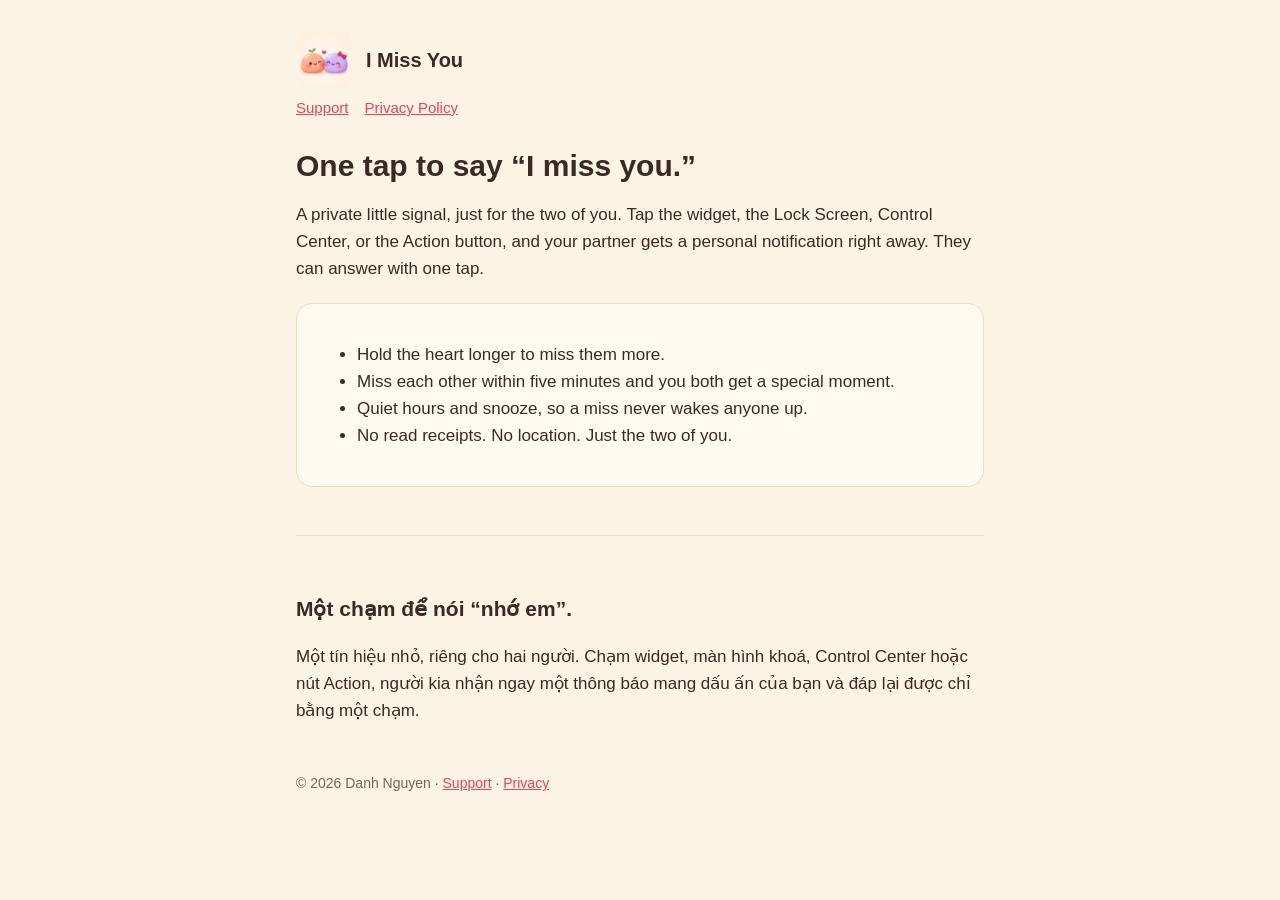
<file: index.html>
<!doctype html>
<html lang="en">
<head>
  <meta charset="utf-8">
  <meta name="viewport" content="width=device-width, initial-scale=1">
  <title>I Miss You – Couples</title>
  <meta name="description" content="One tap to tell your partner you miss them.">
  <link rel="icon" href="icon.png">
  <link rel="stylesheet" href="style.css">
</head>
<body>
<main>
  <header><img src="icon.png" alt=""><a href="./">I Miss You</a></header>
  <nav><a href="support/">Support</a><a href="privacy/">Privacy Policy</a></nav>

  <h1>One tap to say “I miss you.”</h1>
  <p>A private little signal, just for the two of you. Tap the widget, the Lock Screen, Control Center, or the Action button, and your partner gets a personal notification right away. They can answer with one tap.</p>

  <div class="card">
    <ul>
      <li>Hold the heart longer to miss them more.</li>
      <li>Miss each other within five minutes and you both get a special moment.</li>
      <li>Quiet hours and snooze, so a miss never wakes anyone up.</li>
      <li>No read receipts. No location. Just the two of you.</li>
    </ul>
  </div>

  <div class="lang" lang="vi">
    <h2>Một chạm để nói “nhớ em”.</h2>
    <p>Một tín hiệu nhỏ, riêng cho hai người. Chạm widget, màn hình khoá, Control Center hoặc nút Action, người kia nhận ngay một thông báo mang dấu ấn của bạn và đáp lại được chỉ bằng một chạm.</p>
  </div>

  <footer>© 2026 Danh Nguyen · <a href="support/">Support</a> · <a href="privacy/">Privacy</a></footer>
</main>
</body>
</html>
</file>
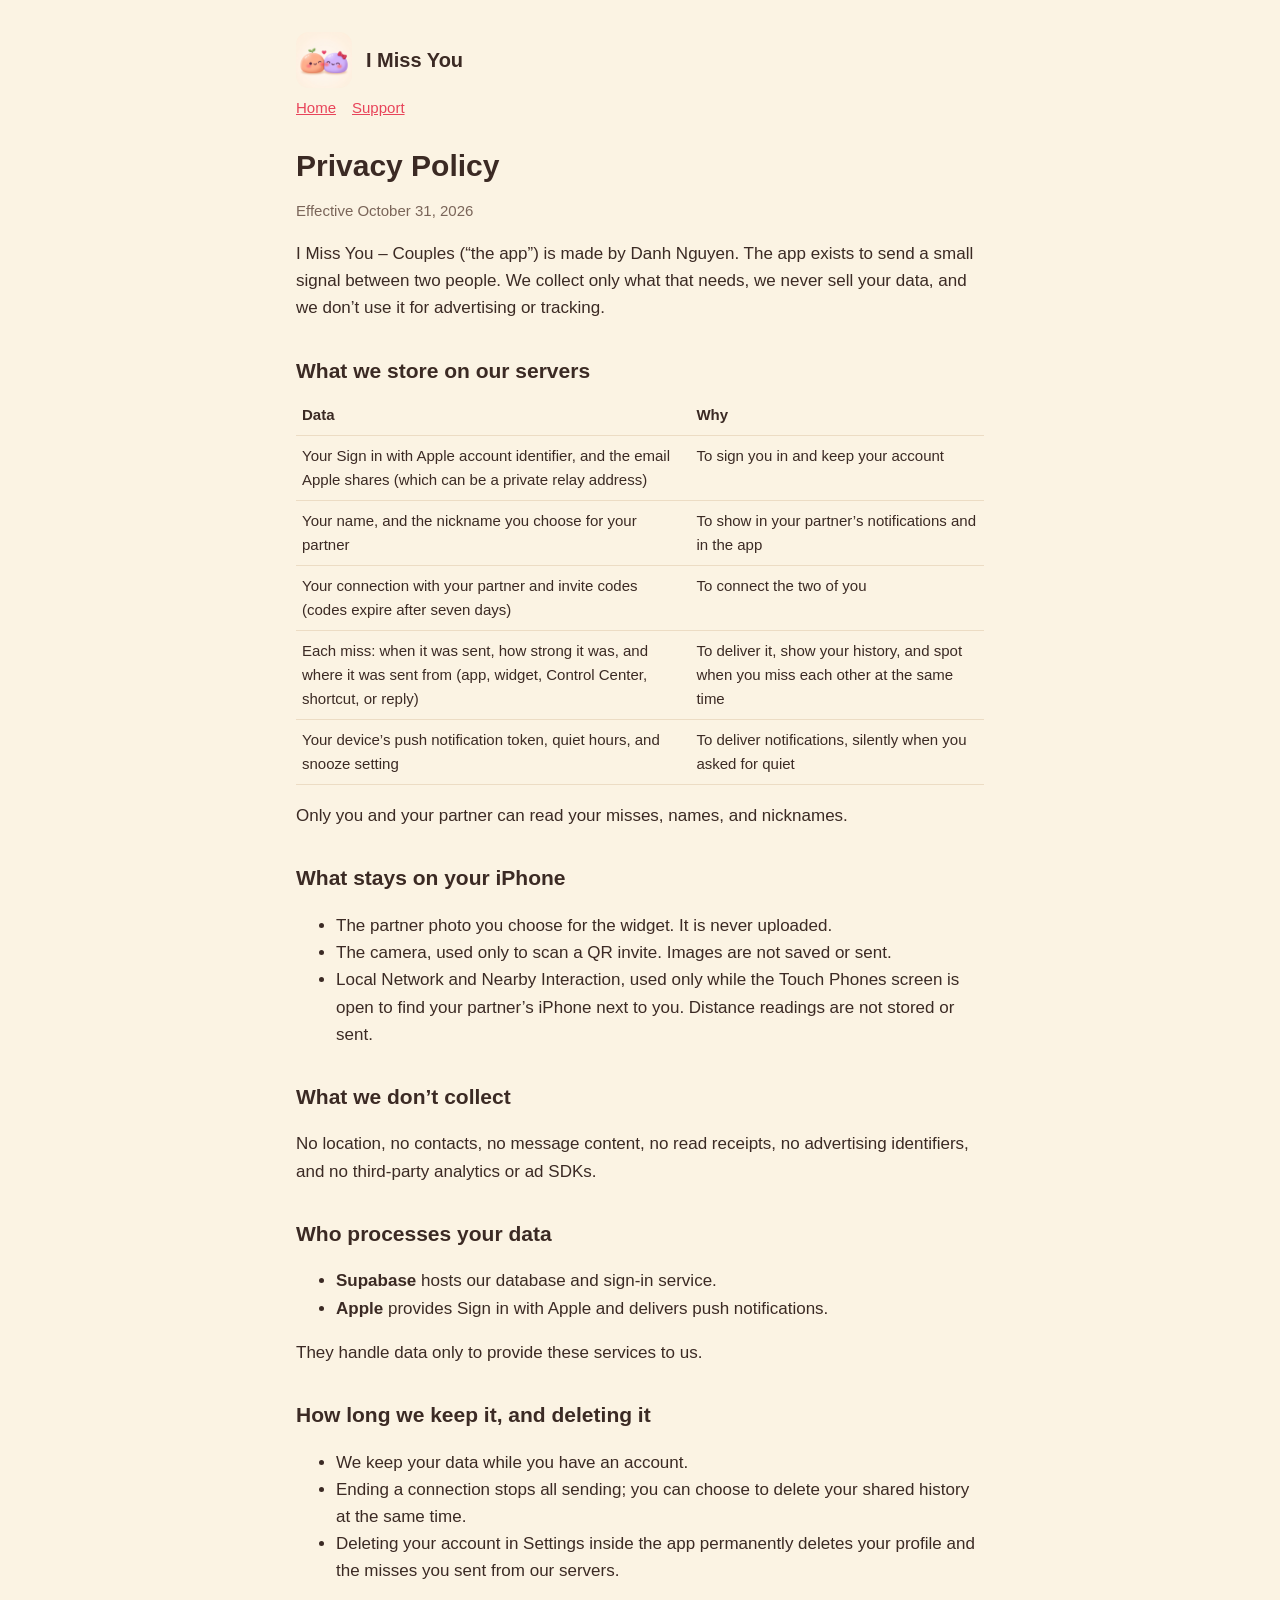
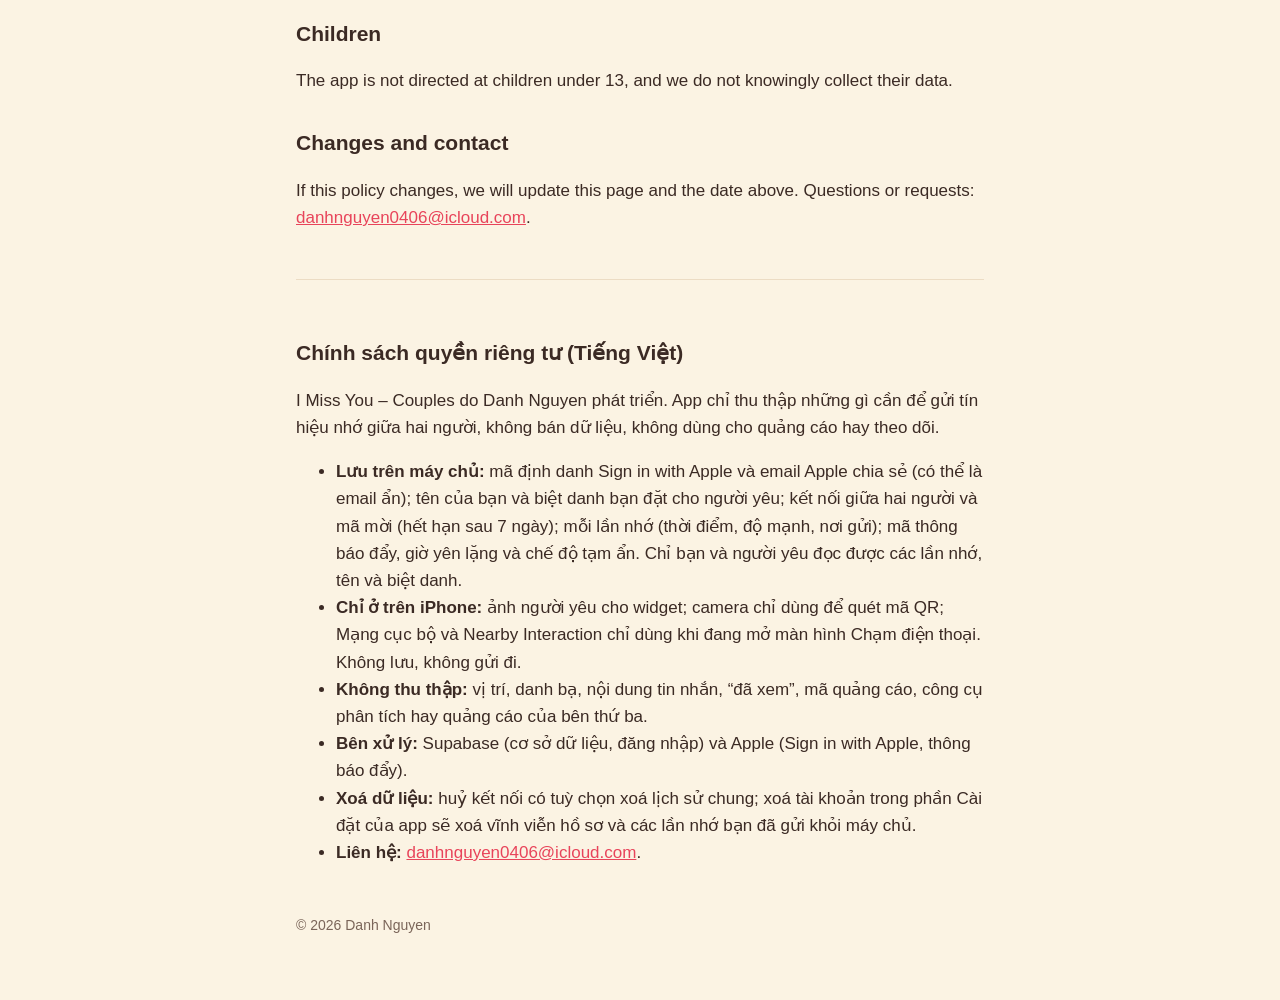
<file: privacy/index.html>
<!doctype html>
<html lang="en">
<head>
  <meta charset="utf-8">
  <meta name="viewport" content="width=device-width, initial-scale=1">
  <title>I Miss You Privacy</title>
  <link rel="icon" href="../icon.png">
  <link rel="stylesheet" href="../style.css">
</head>
<body>
<main>
  <header><img src="../icon.png" alt=""><a href="../">I Miss You</a></header>
  <nav><a href="../">Home</a><a href="../support/">Support</a></nav>

  <h1>Privacy Policy</h1>
  <p class="muted">Effective October 31, 2026</p>

  <p>I Miss You – Couples (“the app”) is made by Danh Nguyen. The app exists to send a small signal between two people. We collect only what that needs, we never sell your data, and we don’t use it for advertising or tracking.</p>

  <h2>What we store on our servers</h2>
  <table>
    <tr><th>Data</th><th>Why</th></tr>
    <tr><td>Your Sign in with Apple account identifier, and the email Apple shares (which can be a private relay address)</td><td>To sign you in and keep your account</td></tr>
    <tr><td>Your name, and the nickname you choose for your partner</td><td>To show in your partner’s notifications and in the app</td></tr>
    <tr><td>Your connection with your partner and invite codes (codes expire after seven days)</td><td>To connect the two of you</td></tr>
    <tr><td>Each miss: when it was sent, how strong it was, and where it was sent from (app, widget, Control Center, shortcut, or reply)</td><td>To deliver it, show your history, and spot when you miss each other at the same time</td></tr>
    <tr><td>Your device’s push notification token, quiet hours, and snooze setting</td><td>To deliver notifications, silently when you asked for quiet</td></tr>
  </table>
  <p>Only you and your partner can read your misses, names, and nicknames.</p>

  <h2>What stays on your iPhone</h2>
  <ul>
    <li>The partner photo you choose for the widget. It is never uploaded.</li>
    <li>The camera, used only to scan a QR invite. Images are not saved or sent.</li>
    <li>Local Network and Nearby Interaction, used only while the Touch Phones screen is open to find your partner’s iPhone next to you. Distance readings are not stored or sent.</li>
  </ul>

  <h2>What we don’t collect</h2>
  <p>No location, no contacts, no message content, no read receipts, no advertising identifiers, and no third-party analytics or ad SDKs.</p>

  <h2>Who processes your data</h2>
  <ul>
    <li><strong>Supabase</strong> hosts our database and sign-in service.</li>
    <li><strong>Apple</strong> provides Sign in with Apple and delivers push notifications.</li>
  </ul>
  <p>They handle data only to provide these services to us.</p>

  <h2>How long we keep it, and deleting it</h2>
  <ul>
    <li>We keep your data while you have an account.</li>
    <li>Ending a connection stops all sending; you can choose to delete your shared history at the same time.</li>
    <li>Deleting your account in Settings inside the app permanently deletes your profile and the misses you sent from our servers.</li>
  </ul>

  <h2>Children</h2>
  <p>The app is not directed at children under 13, and we do not knowingly collect their data.</p>

  <h2>Changes and contact</h2>
  <p>If this policy changes, we will update this page and the date above. Questions or requests: <a href="mailto:danhnguyen0406@icloud.com">danhnguyen0406@icloud.com</a>.</p>

  <div class="lang" lang="vi">
    <h2>Chính sách quyền riêng tư (Tiếng Việt)</h2>
    <p>I Miss You – Couples do Danh Nguyen phát triển. App chỉ thu thập những gì cần để gửi tín hiệu nhớ giữa hai người, không bán dữ liệu, không dùng cho quảng cáo hay theo dõi.</p>
    <ul>
      <li><strong>Lưu trên máy chủ:</strong> mã định danh Sign in with Apple và email Apple chia sẻ (có thể là email ẩn); tên của bạn và biệt danh bạn đặt cho người yêu; kết nối giữa hai người và mã mời (hết hạn sau 7 ngày); mỗi lần nhớ (thời điểm, độ mạnh, nơi gửi); mã thông báo đẩy, giờ yên lặng và chế độ tạm ẩn. Chỉ bạn và người yêu đọc được các lần nhớ, tên và biệt danh.</li>
      <li><strong>Chỉ ở trên iPhone:</strong> ảnh người yêu cho widget; camera chỉ dùng để quét mã QR; Mạng cục bộ và Nearby Interaction chỉ dùng khi đang mở màn hình Chạm điện thoại. Không lưu, không gửi đi.</li>
      <li><strong>Không thu thập:</strong> vị trí, danh bạ, nội dung tin nhắn, “đã xem”, mã quảng cáo, công cụ phân tích hay quảng cáo của bên thứ ba.</li>
      <li><strong>Bên xử lý:</strong> Supabase (cơ sở dữ liệu, đăng nhập) và Apple (Sign in with Apple, thông báo đẩy).</li>
      <li><strong>Xoá dữ liệu:</strong> huỷ kết nối có tuỳ chọn xoá lịch sử chung; xoá tài khoản trong phần Cài đặt của app sẽ xoá vĩnh viễn hồ sơ và các lần nhớ bạn đã gửi khỏi máy chủ.</li>
      <li><strong>Liên hệ:</strong> <a href="mailto:danhnguyen0406@icloud.com">danhnguyen0406@icloud.com</a>.</li>
    </ul>
  </div>

  <footer>© 2026 Danh Nguyen</footer>
</main>
</body>
</html>
</file>
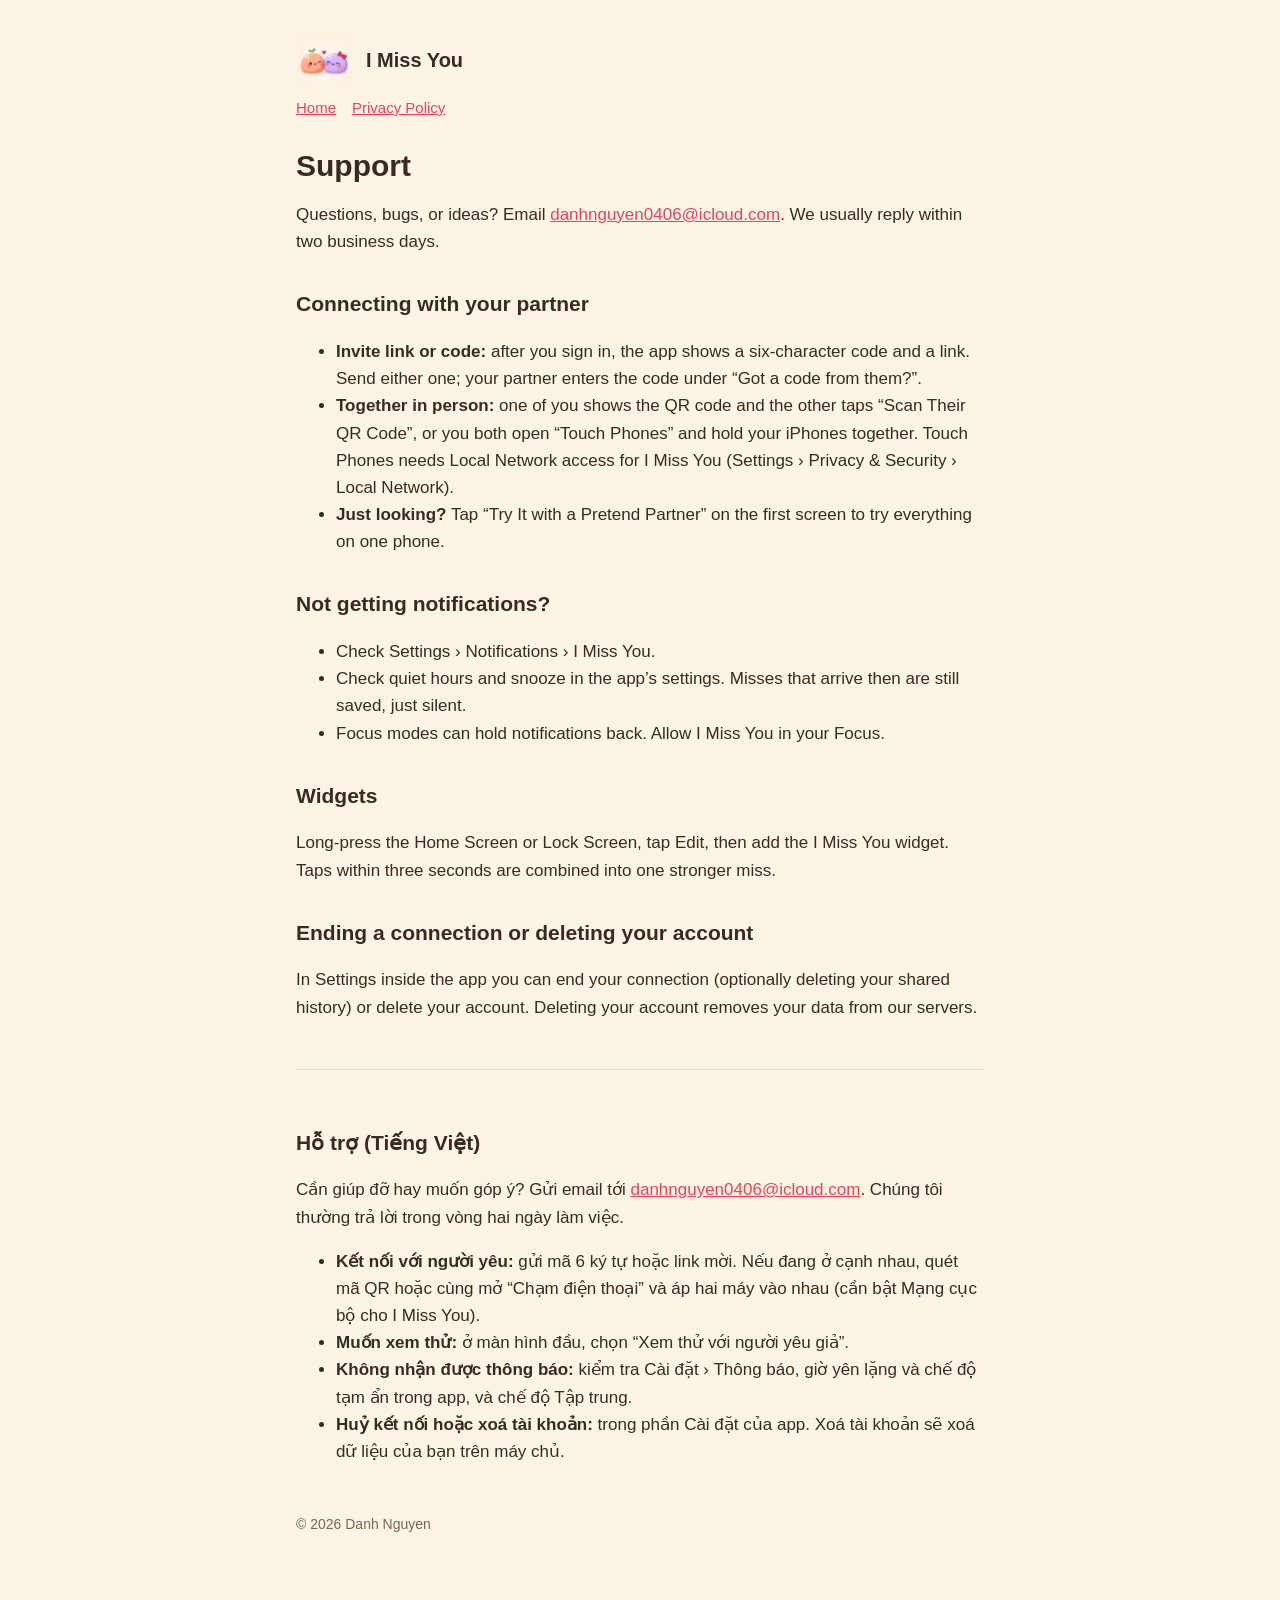
<file: support/index.html>
<!doctype html>
<html lang="en">
<head>
  <meta charset="utf-8">
  <meta name="viewport" content="width=device-width, initial-scale=1">
  <title>I Miss You Support</title>
  <link rel="icon" href="../icon.png">
  <link rel="stylesheet" href="../style.css">
</head>
<body>
<main>
  <header><img src="../icon.png" alt=""><a href="../">I Miss You</a></header>
  <nav><a href="../">Home</a><a href="../privacy/">Privacy Policy</a></nav>

  <h1>Support</h1>
  <p>Questions, bugs, or ideas? Email <a href="mailto:danhnguyen0406@icloud.com">danhnguyen0406@icloud.com</a>. We usually reply within two business days.</p>

  <h2>Connecting with your partner</h2>
  <ul>
    <li><strong>Invite link or code:</strong> after you sign in, the app shows a six-character code and a link. Send either one; your partner enters the code under “Got a code from them?”.</li>
    <li><strong>Together in person:</strong> one of you shows the QR code and the other taps “Scan Their QR Code”, or you both open “Touch Phones” and hold your iPhones together. Touch Phones needs Local Network access for I Miss You (Settings › Privacy &amp; Security › Local Network).</li>
    <li><strong>Just looking?</strong> Tap “Try It with a Pretend Partner” on the first screen to try everything on one phone.</li>
  </ul>

  <h2>Not getting notifications?</h2>
  <ul>
    <li>Check Settings › Notifications › I Miss You.</li>
    <li>Check quiet hours and snooze in the app’s settings. Misses that arrive then are still saved, just silent.</li>
    <li>Focus modes can hold notifications back. Allow I Miss You in your Focus.</li>
  </ul>

  <h2>Widgets</h2>
  <p>Long-press the Home Screen or Lock Screen, tap Edit, then add the I Miss You widget. Taps within three seconds are combined into one stronger miss.</p>

  <h2>Ending a connection or deleting your account</h2>
  <p>In Settings inside the app you can end your connection (optionally deleting your shared history) or delete your account. Deleting your account removes your data from our servers.</p>

  <div class="lang" lang="vi">
    <h2>Hỗ trợ (Tiếng Việt)</h2>
    <p>Cần giúp đỡ hay muốn góp ý? Gửi email tới <a href="mailto:danhnguyen0406@icloud.com">danhnguyen0406@icloud.com</a>. Chúng tôi thường trả lời trong vòng hai ngày làm việc.</p>
    <ul>
      <li><strong>Kết nối với người yêu:</strong> gửi mã 6 ký tự hoặc link mời. Nếu đang ở cạnh nhau, quét mã QR hoặc cùng mở “Chạm điện thoại” và áp hai máy vào nhau (cần bật Mạng cục bộ cho I Miss You).</li>
      <li><strong>Muốn xem thử:</strong> ở màn hình đầu, chọn “Xem thử với người yêu giả”.</li>
      <li><strong>Không nhận được thông báo:</strong> kiểm tra Cài đặt › Thông báo, giờ yên lặng và chế độ tạm ẩn trong app, và chế độ Tập trung.</li>
      <li><strong>Huỷ kết nối hoặc xoá tài khoản:</strong> trong phần Cài đặt của app. Xoá tài khoản sẽ xoá dữ liệu của bạn trên máy chủ.</li>
    </ul>
  </div>

  <footer>© 2026 Danh Nguyen</footer>
</main>
</body>
</html>
</file>
<file: style.css>
:root {
  --bg: #fbf3e3;
  --card: #fffaf0;
  --text: #3b2a24;
  --muted: #7a6559;
  --accent: #e8445a;
  --line: #ecdcc4;
}
@media (prefers-color-scheme: dark) {
  :root {
    --bg: #1f1815;
    --card: #2a211d;
    --text: #f6eadb;
    --muted: #c2ad9d;
    --accent: #ff6b7f;
    --line: #3d302a;
  }
}
* { box-sizing: border-box; }
body {
  margin: 0;
  background: var(--bg);
  color: var(--text);
  font: 17px/1.6 -apple-system, BlinkMacSystemFont, "Segoe UI", Roboto, sans-serif;
}
main { max-width: 720px; margin: 0 auto; padding: 32px 16px 64px; }
header { display: flex; align-items: center; gap: 14px; margin-bottom: 8px; }
header img { width: 56px; height: 56px; border-radius: 13px; }
header a { color: inherit; text-decoration: none; font-weight: 700; font-size: 20px; }
nav { display: flex; gap: 16px; flex-wrap: wrap; margin: 4px 0 28px; font-size: 15px; }
a { color: var(--accent); }
h1 { font-size: 30px; line-height: 1.2; margin: 0 0 8px; }
h2 { font-size: 21px; margin: 32px 0 8px; }
p, li { color: var(--text); }
.muted { color: var(--muted); font-size: 15px; }
.card { background: var(--card); border: 1px solid var(--line); border-radius: 16px; padding: 20px; margin: 20px 0; }
.lang { border-top: 1px solid var(--line); margin-top: 48px; padding-top: 24px; }
table { width: 100%; border-collapse: collapse; font-size: 15px; }
th, td { text-align: left; padding: 8px 6px; border-bottom: 1px solid var(--line); vertical-align: top; }
footer { margin-top: 48px; font-size: 14px; color: var(--muted); }
</file>
